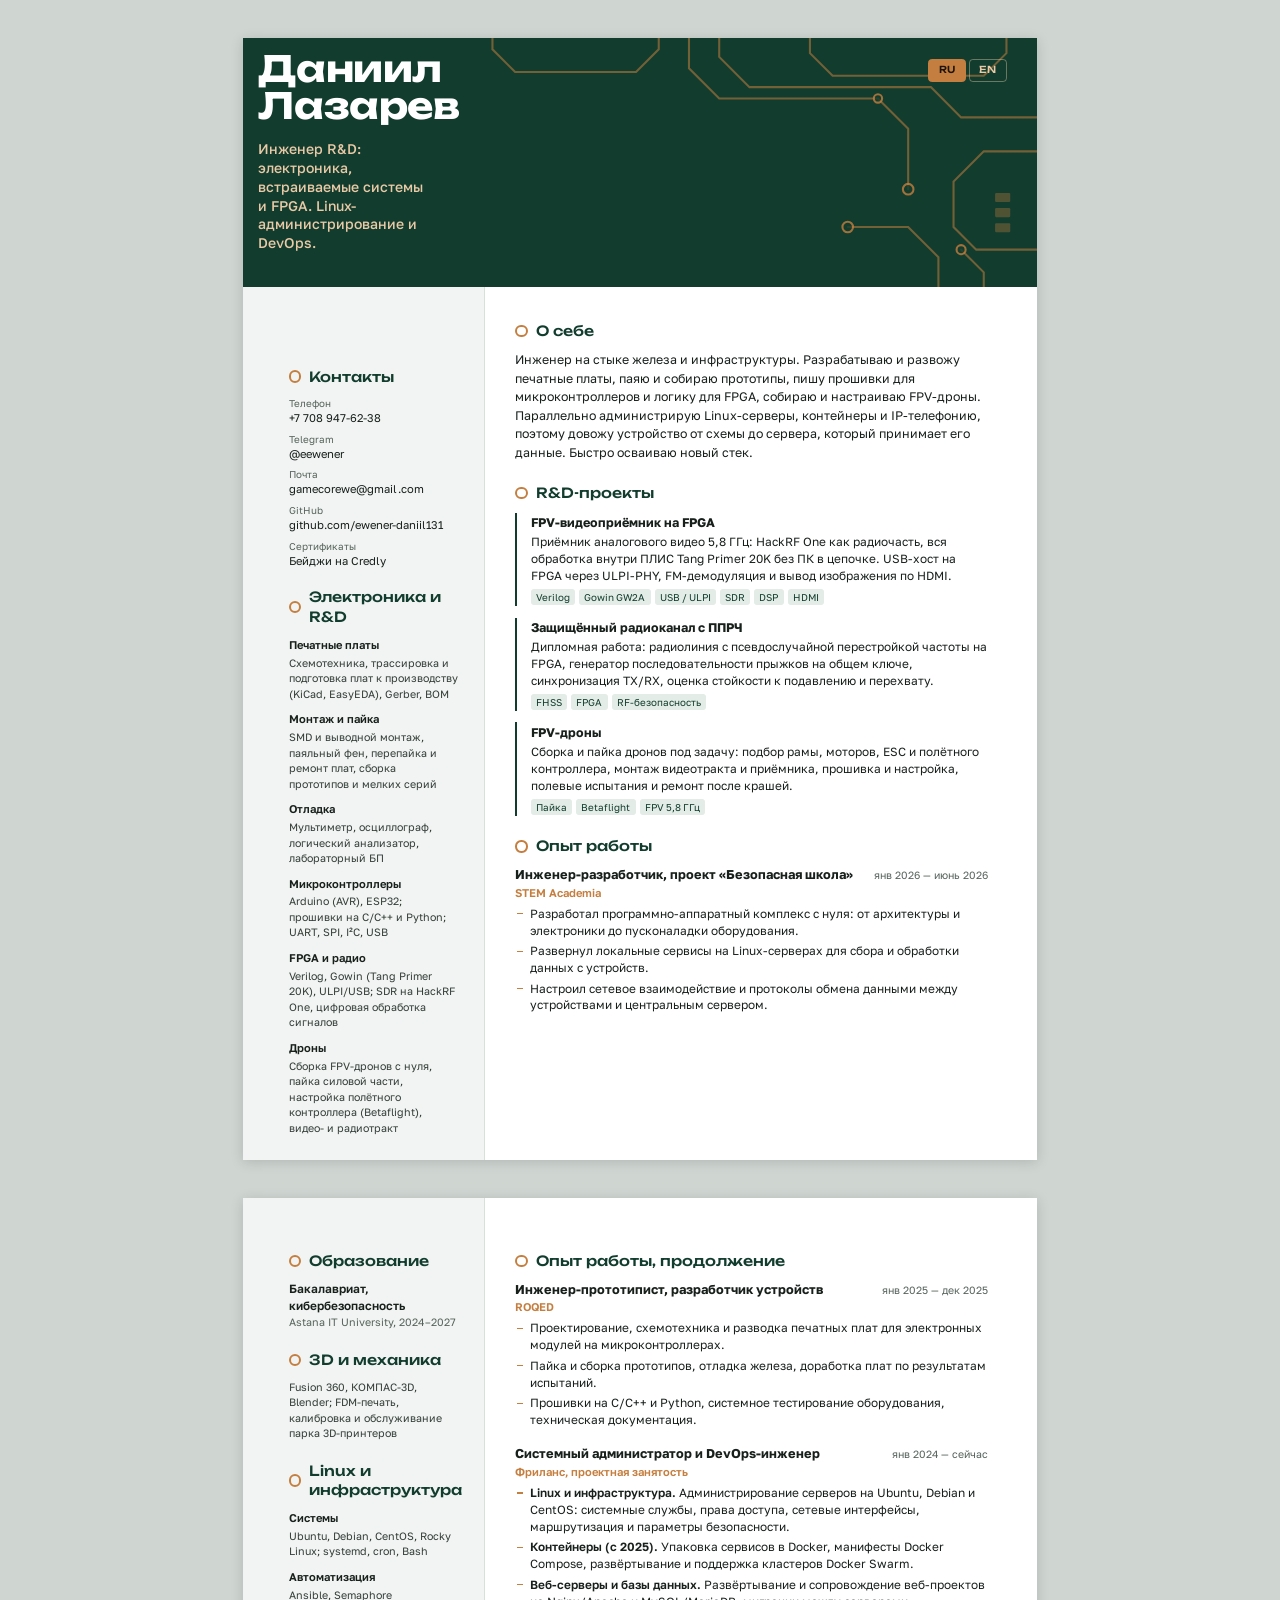
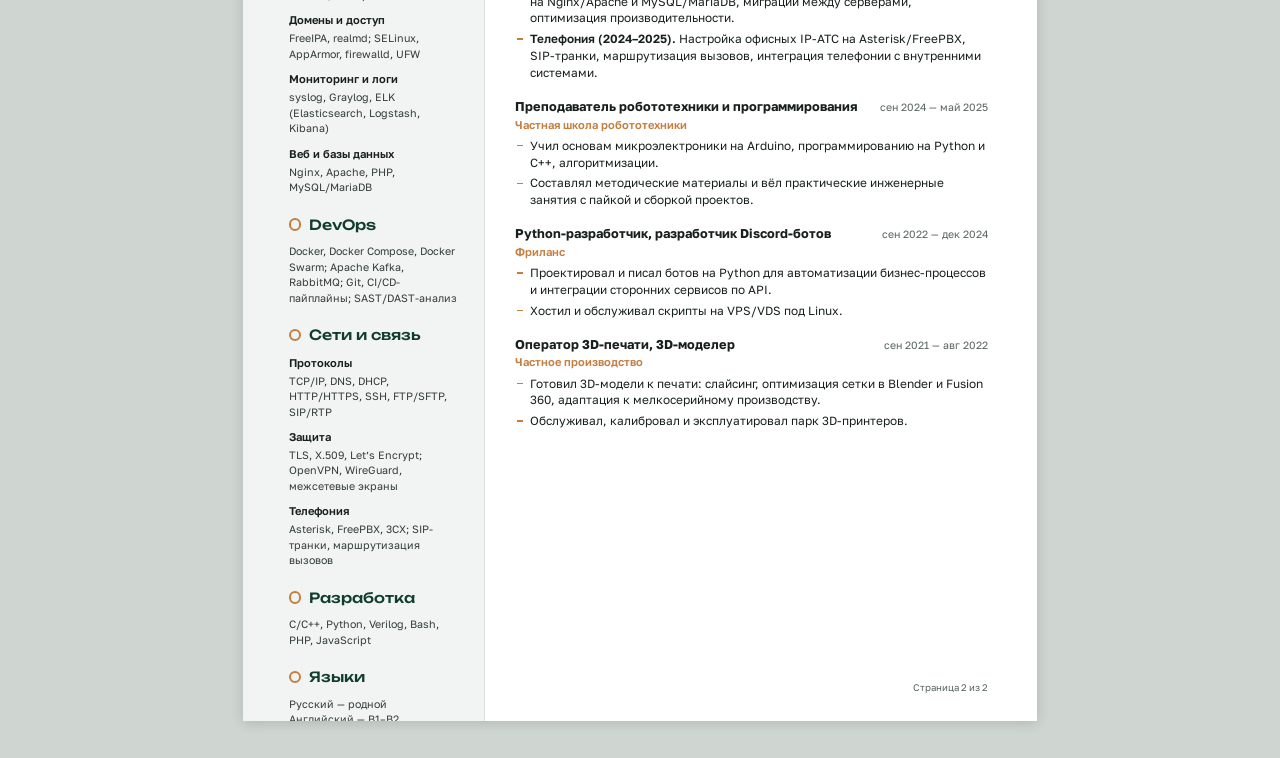
<file: index.html>
<!doctype html>
<html lang="ru">
<head>
<meta charset="utf-8">
<meta name="viewport" content="width=device-width, initial-scale=1">
<title>Даниил Лазарев — резюме</title>
<link rel="preconnect" href="https://fonts.googleapis.com">
<link rel="preconnect" href="https://fonts.gstatic.com" crossorigin>
<link href="https://fonts.googleapis.com/css2?family=Golos+Text:wght@400;500;600;700&family=Unbounded:wght@500;700&display=block" rel="stylesheet">
<link rel="stylesheet" href="cv.css">
</head>
<body>

<!-- ================= PAGE 1 ================= -->
<div class="page one">
  <header class="band">
    <svg class="traces" viewBox="0 0 210 66" preserveAspectRatio="none" aria-hidden="true">
      <g fill="none" stroke="#C47E3F" stroke-width=".55" stroke-linecap="round" opacity=".55">
        <path d="M118 0 V8 L126 16 H168 L176 24 V40"/>
        <path d="M126 0 V5 L134 13 H182 L190 21 H210"/>
        <path d="M150 0 V4 L156 10 H196 L202 4 V0"/>
        <path d="M210 30 H196 L188 38 V50 L194 56 H210"/>
        <path d="M184 66 V58 L176 50 H160"/>
        <path d="M196 66 V62 L190 56"/>
        <path d="M66 0 V3 L72 9 H104 L110 3 V0"/>
      </g>
      <g fill="#123D2E" stroke="#C47E3F" stroke-width=".55" opacity=".8">
        <circle cx="176" cy="40" r="1.4"/>
        <circle cx="160" cy="50" r="1.4"/>
        <circle cx="190" cy="56" r="1.2"/>
        <circle cx="168" cy="16" r="1.1"/>
      </g>
      <g fill="#C47E3F" opacity=".35">
        <rect x="199" y="41" width="4" height="2.4" rx=".3"/>
        <rect x="199" y="45" width="4" height="2.4" rx=".3"/>
        <rect x="199" y="49" width="4" height="2.4" rx=".3"/>
      </g>
    </svg>
    <nav class="langtoggle" aria-label="Язык">
      <a class="active" href="./" aria-current="page">RU</a>
      <a href="en/">EN</a>
    </nav>
    <div class="title">
      <h1 class="name">Даниил<br>Лазарев</h1>
      <p class="role">Инженер R&amp;D: электроника, встраиваемые системы и FPGA. Linux-администрирование и DevOps.</p>
    </div>
  </header>

  <aside class="side">
    <section>
      <h2>Контакты</h2>
      <ul class="contacts">
        <li><span>Телефон</span><a href="tel:+77089476238">+7 708 947-62-38</a></li>
        <li><span>Telegram</span><a href="https://t.me/eewener">@eewener</a></li>
        <li><span>Почта</span><a href="mailto:gamecorewe@gmail.com">gamecorewe@gmail.com</a></li>
        <li><span>GitHub</span><a href="https://github.com/ewener-daniil131">github.com/ewener-daniil131</a></li>
        <li><span>Сертификаты</span><a href="https://www.credly.com/users/daniil-lazarev.e6b39c5c">Бейджи на Credly</a></li>
      </ul>
    </section>

    <section class="sk">
      <h2>Электроника и R&amp;D</h2>
      <h3>Печатные платы</h3>
      <p>Схемотехника, трассировка и подготовка плат к производству (KiCad, EasyEDA), Gerber, BOM</p>
      <h3>Монтаж и пайка</h3>
      <p>SMD и выводной монтаж, паяльный фен, перепайка и ремонт плат, сборка прототипов и мелких серий</p>
      <h3>Отладка</h3>
      <p>Мультиметр, осциллограф, логический анализатор, лабораторный БП</p>
      <h3>Микроконтроллеры</h3>
      <p>Arduino (AVR), ESP32; прошивки на C/C++ и Python; UART, SPI, I²C, USB</p>
      <h3>FPGA и радио</h3>
      <p>Verilog, Gowin (Tang Primer 20K), ULPI/USB; SDR на HackRF One, цифровая обработка сигналов</p>
      <h3>Дроны</h3>
      <p>Сборка FPV-дронов с нуля, пайка силовой части, настройка полётного контроллера (Betaflight), видео- и радиотракт</p>
    </section>
  </aside>

  <main class="main">
    <section>
      <h2>О себе</h2>
      <p class="about">Инженер на стыке железа и инфраструктуры. Разрабатываю и развожу печатные платы, паяю и собираю прототипы, пишу прошивки для микроконтроллеров и логику для FPGA, собираю и настраиваю FPV-дроны. Параллельно администрирую Linux-серверы, контейнеры и IP-телефонию, поэтому довожу устройство от схемы до сервера, который принимает его данные. Быстро осваиваю новый стек.</p>
    </section>

    <section>
      <h2>R&amp;D-проекты</h2>
      <div class="rnd">
        <div class="proj">
          <h3>FPV-видеоприёмник на FPGA</h3>
          <p>Приёмник аналогового видео 5,8 ГГц: HackRF One как радиочасть, вся обработка внутри ПЛИС Tang Primer 20K без ПК в цепочке. USB-хост на FPGA через ULPI-PHY, FM-демодуляция и вывод изображения по HDMI.</p>
          <div class="tags"><i>Verilog</i><i>Gowin GW2A</i><i>USB / ULPI</i><i>SDR</i><i>DSP</i><i>HDMI</i></div>
        </div>
        <div class="proj">
          <h3>Защищённый радиоканал с ППРЧ</h3>
          <p>Дипломная работа: радиолиния с псевдослучайной перестройкой частоты на FPGA, генератор последовательности прыжков на общем ключе, синхронизация TX/RX, оценка стойкости к подавлению и перехвату.</p>
          <div class="tags"><i>FHSS</i><i>FPGA</i><i>RF-безопасность</i></div>
        </div>
        <div class="proj">
          <h3>FPV-дроны</h3>
          <p>Сборка и пайка дронов под задачу: подбор рамы, моторов, ESC и полётного контроллера, монтаж видеотракта и приёмника, прошивка и настройка, полевые испытания и ремонт после крашей.</p>
          <div class="tags"><i>Пайка</i><i>Betaflight</i><i>FPV 5,8 ГГц</i></div>
        </div>
      </div>
    </section>

    <section>
      <h2>Опыт работы</h2>
      <div class="job">
        <div class="job-head"><h3>Инженер-разработчик, проект «Безопасная школа»</h3><span class="when">янв 2026 — июнь 2026</span></div>
        <div class="org">STEM Academia</div>
        <ul>
          <li>Разработал программно-аппаратный комплекс с нуля: от архитектуры и электроники до пусконаладки оборудования.</li>
          <li>Развернул локальные сервисы на Linux-серверах для сбора и обработки данных с устройств.</li>
          <li>Настроил сетевое взаимодействие и протоколы обмена данными между устройствами и центральным сервером.</li>
        </ul>
      </div>
    </section>
  </main>
</div>

<!-- ================= PAGE 2 ================= -->
<div class="page two">
  <aside class="side">
    <section class="edu">
      <h2>Образование</h2>
      <b>Бакалавриат, кибербезопасность</b>
      <span>Astana IT University, 2024–2027</span>
    </section>

    <section class="sk">
      <h2>3D и механика</h2>
      <p>Fusion 360, КОМПАС-3D, Blender; FDM-печать, калибровка и обслуживание парка 3D-принтеров</p>
    </section>

    <section class="sk">
      <h2>Linux и инфраструктура</h2>
      <h3>Системы</h3>
      <p>Ubuntu, Debian, CentOS, Rocky Linux; systemd, cron, Bash</p>
      <h3>Автоматизация</h3>
      <p>Ansible, Semaphore</p>
      <h3>Домены и доступ</h3>
      <p>FreeIPA, realmd; SELinux, AppArmor, firewalld, UFW</p>
      <h3>Мониторинг и логи</h3>
      <p>syslog, Graylog, ELK (Elasticsearch, Logstash, Kibana)</p>
      <h3>Веб и базы данных</h3>
      <p>Nginx, Apache, PHP, MySQL/MariaDB</p>
    </section>

    <section class="sk">
      <h2>DevOps</h2>
      <p>Docker, Docker Compose, Docker Swarm; Apache Kafka, RabbitMQ; Git, CI/CD-пайплайны; SAST/DAST-анализ</p>
    </section>

    <section class="sk">
      <h2>Сети и связь</h2>
      <h3>Протоколы</h3>
      <p>TCP/IP, DNS, DHCP, HTTP/HTTPS, SSH, FTP/SFTP, SIP/RTP</p>
      <h3>Защита</h3>
      <p>TLS, X.509, Let’s Encrypt; OpenVPN, WireGuard, межсетевые экраны</p>
      <h3>Телефония</h3>
      <p>Asterisk, FreePBX, 3CX; SIP-транки, маршрутизация вызовов</p>
    </section>

    <section class="sk">
      <h2>Разработка</h2>
      <p>C/C++, Python, Verilog, Bash, PHP, JavaScript</p>
    </section>

    <section class="sk">
      <h2>Языки</h2>
      <p>Русский — родной<br>Английский — B1–B2</p>
    </section>
  </aside>

  <main class="main">
    <section>
      <h2>Опыт работы, продолжение</h2>
      <div class="job">
        <div class="job-head"><h3>Инженер-прототипист, разработчик устройств</h3><span class="when">янв 2025 — дек 2025</span></div>
        <div class="org">ROQED</div>
        <ul>
          <li>Проектирование, схемотехника и разводка печатных плат для электронных модулей на микроконтроллерах.</li>
          <li>Пайка и сборка прототипов, отладка железа, доработка плат по результатам испытаний.</li>
          <li>Прошивки на C/C++ и Python, системное тестирование оборудования, техническая документация.</li>
        </ul>
      </div>
      <div class="job">
        <div class="job-head"><h3>Системный администратор и DevOps-инженер</h3><span class="when">янв 2024 — сейчас</span></div>
        <div class="org">Фриланс, проектная занятость</div>
        <ul>
          <li><b>Linux и инфраструктура.</b> Администрирование серверов на Ubuntu, Debian и CentOS: системные службы, права доступа, сетевые интерфейсы, маршрутизация и параметры безопасности.</li>
          <li><b>Контейнеры (с 2025).</b> Упаковка сервисов в Docker, манифесты Docker Compose, развёртывание и поддержка кластеров Docker Swarm.</li>
          <li><b>Веб-серверы и базы данных.</b> Развёртывание и сопровождение веб-проектов на Nginx/Apache и MySQL/MariaDB, миграции между серверами, оптимизация производительности.</li>
          <li><b>Телефония (2024–2025).</b> Настройка офисных IP-АТС на Asterisk/FreePBX, SIP-транки, маршрутизация вызовов, интеграция телефонии с внутренними системами.</li>
        </ul>
      </div>
      <div class="job">
        <div class="job-head"><h3>Преподаватель робототехники и программирования</h3><span class="when">сен 2024 — май 2025</span></div>
        <div class="org">Частная школа робототехники</div>
        <ul>
          <li>Учил основам микроэлектроники на Arduino, программированию на Python и C++, алгоритмизации.</li>
          <li>Составлял методические материалы и вёл практические инженерные занятия с пайкой и сборкой проектов.</li>
        </ul>
      </div>
      <div class="job">
        <div class="job-head"><h3>Python-разработчик, разработчик Discord-ботов</h3><span class="when">сен 2022 — дек 2024</span></div>
        <div class="org">Фриланс</div>
        <ul>
          <li>Проектировал и писал ботов на Python для автоматизации бизнес-процессов и интеграции сторонних сервисов по API.</li>
          <li>Хостил и обслуживал скрипты на VPS/VDS под Linux.</li>
        </ul>
      </div>
      <div class="job">
        <div class="job-head"><h3>Оператор 3D-печати, 3D-моделер</h3><span class="when">сен 2021 — авг 2022</span></div>
        <div class="org">Частное производство</div>
        <ul>
          <li>Готовил 3D-модели к печати: слайсинг, оптимизация сетки в Blender и Fusion 360, адаптация к мелкосерийному производству.</li>
          <li>Обслуживал, калибровал и эксплуатировал парк 3D-принтеров.</li>
        </ul>
      </div>
    </section>
  </main>
  <div class="foot">Страница 2 из 2</div>
</div>

</body>
</html>
</file>
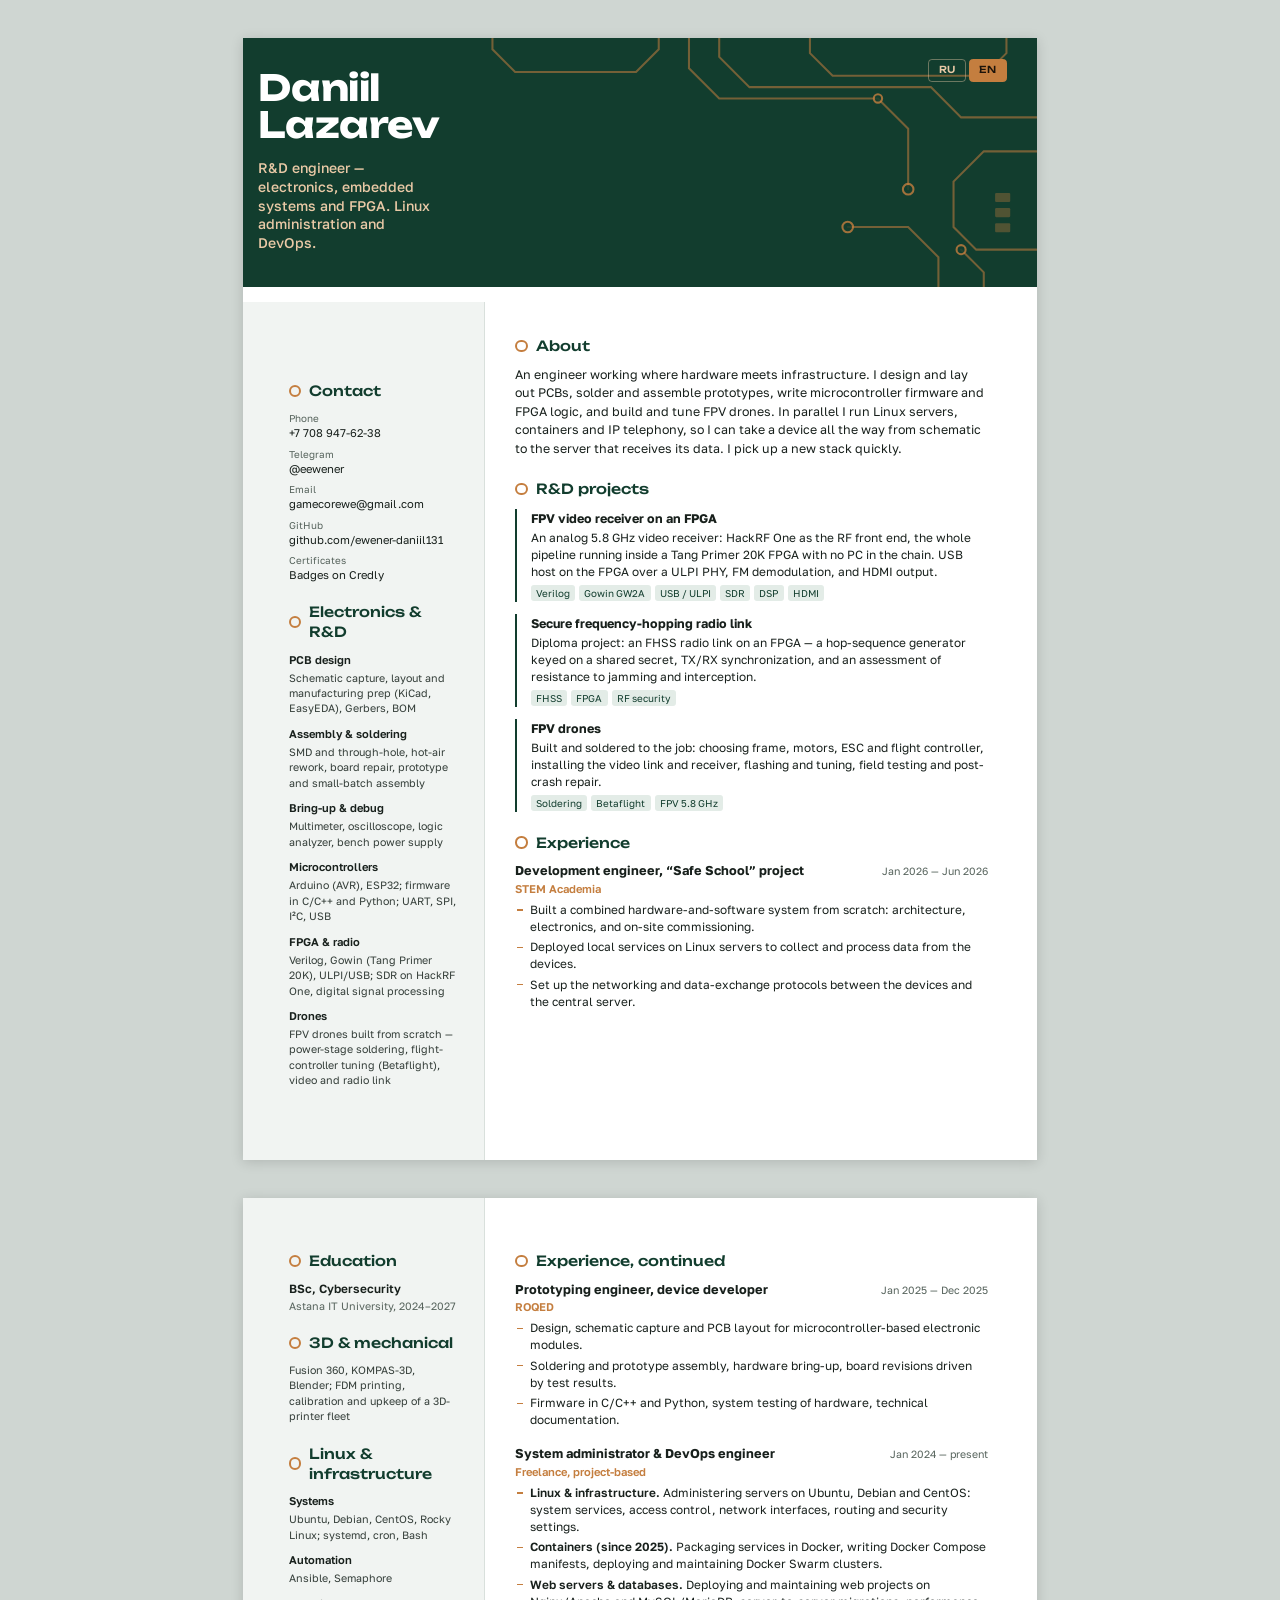
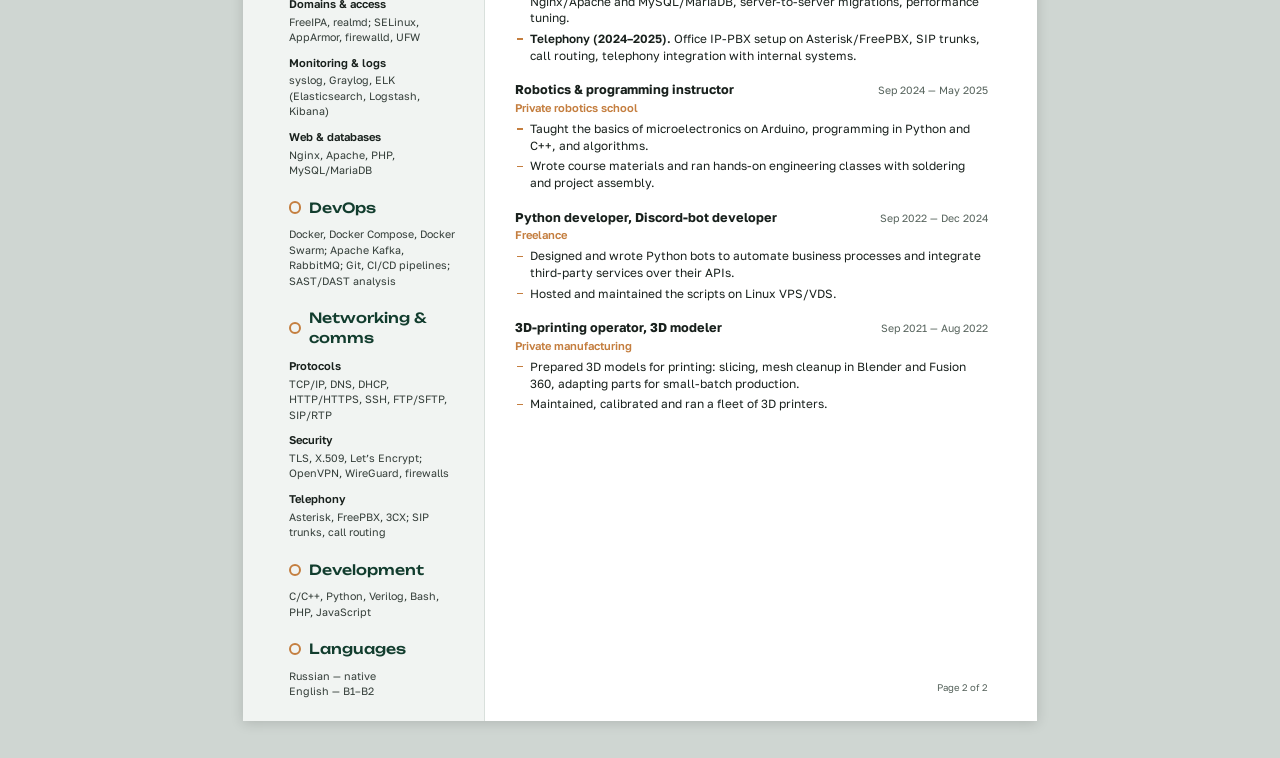
<file: en/index.html>
<!doctype html>
<html lang="en">
<head>
<meta charset="utf-8">
<meta name="viewport" content="width=device-width, initial-scale=1">
<title>Daniil Lazarev — Resume</title>
<link rel="preconnect" href="https://fonts.googleapis.com">
<link rel="preconnect" href="https://fonts.gstatic.com" crossorigin>
<link href="https://fonts.googleapis.com/css2?family=Golos+Text:wght@400;500;600;700&family=Unbounded:wght@500;700&display=block" rel="stylesheet">
<link rel="stylesheet" href="../cv.css">
</head>
<body>

<!-- ================= PAGE 1 ================= -->
<div class="page one">
  <header class="band">
    <svg class="traces" viewBox="0 0 210 66" preserveAspectRatio="none" aria-hidden="true">
      <g fill="none" stroke="#C47E3F" stroke-width=".55" stroke-linecap="round" opacity=".55">
        <path d="M118 0 V8 L126 16 H168 L176 24 V40"/>
        <path d="M126 0 V5 L134 13 H182 L190 21 H210"/>
        <path d="M150 0 V4 L156 10 H196 L202 4 V0"/>
        <path d="M210 30 H196 L188 38 V50 L194 56 H210"/>
        <path d="M184 66 V58 L176 50 H160"/>
        <path d="M196 66 V62 L190 56"/>
        <path d="M66 0 V3 L72 9 H104 L110 3 V0"/>
      </g>
      <g fill="#123D2E" stroke="#C47E3F" stroke-width=".55" opacity=".8">
        <circle cx="176" cy="40" r="1.4"/>
        <circle cx="160" cy="50" r="1.4"/>
        <circle cx="190" cy="56" r="1.2"/>
        <circle cx="168" cy="16" r="1.1"/>
      </g>
      <g fill="#C47E3F" opacity=".35">
        <rect x="199" y="41" width="4" height="2.4" rx=".3"/>
        <rect x="199" y="45" width="4" height="2.4" rx=".3"/>
        <rect x="199" y="49" width="4" height="2.4" rx=".3"/>
      </g>
    </svg>
    <nav class="langtoggle" aria-label="Language">
      <a href="../">RU</a>
      <a class="active" href="./" aria-current="page">EN</a>
    </nav>
    <div class="title">
      <h1 class="name">Daniil<br>Lazarev</h1>
      <p class="role">R&amp;D engineer — electronics, embedded systems and FPGA. Linux administration and DevOps.</p>
    </div>
  </header>

  <aside class="side">
    <section>
      <h2>Contact</h2>
      <ul class="contacts">
        <li><span>Phone</span><a href="tel:+77089476238">+7 708 947-62-38</a></li>
        <li><span>Telegram</span><a href="https://t.me/eewener">@eewener</a></li>
        <li><span>Email</span><a href="mailto:gamecorewe@gmail.com">gamecorewe@gmail.com</a></li>
        <li><span>GitHub</span><a href="https://github.com/ewener-daniil131">github.com/ewener-daniil131</a></li>
        <li><span>Certificates</span><a href="https://www.credly.com/users/daniil-lazarev.e6b39c5c">Badges on Credly</a></li>
      </ul>
    </section>

    <section class="sk">
      <h2>Electronics &amp; R&amp;D</h2>
      <h3>PCB design</h3>
      <p>Schematic capture, layout and manufacturing prep (KiCad, EasyEDA), Gerbers, BOM</p>
      <h3>Assembly &amp; soldering</h3>
      <p>SMD and through-hole, hot-air rework, board repair, prototype and small-batch assembly</p>
      <h3>Bring-up &amp; debug</h3>
      <p>Multimeter, oscilloscope, logic analyzer, bench power supply</p>
      <h3>Microcontrollers</h3>
      <p>Arduino (AVR), ESP32; firmware in C/C++ and Python; UART, SPI, I²C, USB</p>
      <h3>FPGA &amp; radio</h3>
      <p>Verilog, Gowin (Tang Primer 20K), ULPI/USB; SDR on HackRF One, digital signal processing</p>
      <h3>Drones</h3>
      <p>FPV drones built from scratch — power-stage soldering, flight-controller tuning (Betaflight), video and radio link</p>
    </section>
  </aside>

  <main class="main">
    <section>
      <h2>About</h2>
      <p class="about">An engineer working where hardware meets infrastructure. I design and lay out PCBs, solder and assemble prototypes, write microcontroller firmware and FPGA logic, and build and tune FPV drones. In parallel I run Linux servers, containers and IP telephony, so I can take a device all the way from schematic to the server that receives its data. I pick up a new stack quickly.</p>
    </section>

    <section>
      <h2>R&amp;D projects</h2>
      <div class="rnd">
        <div class="proj">
          <h3>FPV video receiver on an FPGA</h3>
          <p>An analog 5.8 GHz video receiver: HackRF One as the RF front end, the whole pipeline running inside a Tang Primer 20K FPGA with no PC in the chain. USB host on the FPGA over a ULPI PHY, FM demodulation, and HDMI output.</p>
          <div class="tags"><i>Verilog</i><i>Gowin GW2A</i><i>USB / ULPI</i><i>SDR</i><i>DSP</i><i>HDMI</i></div>
        </div>
        <div class="proj">
          <h3>Secure frequency-hopping radio link</h3>
          <p>Diploma project: an FHSS radio link on an FPGA — a hop-sequence generator keyed on a shared secret, TX/RX synchronization, and an assessment of resistance to jamming and interception.</p>
          <div class="tags"><i>FHSS</i><i>FPGA</i><i>RF security</i></div>
        </div>
        <div class="proj">
          <h3>FPV drones</h3>
          <p>Built and soldered to the job: choosing frame, motors, ESC and flight controller, installing the video link and receiver, flashing and tuning, field testing and post-crash repair.</p>
          <div class="tags"><i>Soldering</i><i>Betaflight</i><i>FPV 5.8 GHz</i></div>
        </div>
      </div>
    </section>

    <section>
      <h2>Experience</h2>
      <div class="job">
        <div class="job-head"><h3>Development engineer, “Safe School” project</h3><span class="when">Jan 2026 — Jun 2026</span></div>
        <div class="org">STEM Academia</div>
        <ul>
          <li>Built a combined hardware-and-software system from scratch: architecture, electronics, and on-site commissioning.</li>
          <li>Deployed local services on Linux servers to collect and process data from the devices.</li>
          <li>Set up the networking and data-exchange protocols between the devices and the central server.</li>
        </ul>
      </div>
    </section>
  </main>
</div>

<!-- ================= PAGE 2 ================= -->
<div class="page two">
  <aside class="side">
    <section class="edu">
      <h2>Education</h2>
      <b>BSc, Cybersecurity</b>
      <span>Astana IT University, 2024–2027</span>
    </section>

    <section class="sk">
      <h2>3D &amp; mechanical</h2>
      <p>Fusion 360, KOMPAS-3D, Blender; FDM printing, calibration and upkeep of a 3D-printer fleet</p>
    </section>

    <section class="sk">
      <h2>Linux &amp; infrastructure</h2>
      <h3>Systems</h3>
      <p>Ubuntu, Debian, CentOS, Rocky Linux; systemd, cron, Bash</p>
      <h3>Automation</h3>
      <p>Ansible, Semaphore</p>
      <h3>Domains &amp; access</h3>
      <p>FreeIPA, realmd; SELinux, AppArmor, firewalld, UFW</p>
      <h3>Monitoring &amp; logs</h3>
      <p>syslog, Graylog, ELK (Elasticsearch, Logstash, Kibana)</p>
      <h3>Web &amp; databases</h3>
      <p>Nginx, Apache, PHP, MySQL/MariaDB</p>
    </section>

    <section class="sk">
      <h2>DevOps</h2>
      <p>Docker, Docker Compose, Docker Swarm; Apache Kafka, RabbitMQ; Git, CI/CD pipelines; SAST/DAST analysis</p>
    </section>

    <section class="sk">
      <h2>Networking &amp; comms</h2>
      <h3>Protocols</h3>
      <p>TCP/IP, DNS, DHCP, HTTP/HTTPS, SSH, FTP/SFTP, SIP/RTP</p>
      <h3>Security</h3>
      <p>TLS, X.509, Let’s Encrypt; OpenVPN, WireGuard, firewalls</p>
      <h3>Telephony</h3>
      <p>Asterisk, FreePBX, 3CX; SIP trunks, call routing</p>
    </section>

    <section class="sk">
      <h2>Development</h2>
      <p>C/C++, Python, Verilog, Bash, PHP, JavaScript</p>
    </section>

    <section class="sk">
      <h2>Languages</h2>
      <p>Russian — native<br>English — B1–B2</p>
    </section>
  </aside>

  <main class="main">
    <section>
      <h2>Experience, continued</h2>
      <div class="job">
        <div class="job-head"><h3>Prototyping engineer, device developer</h3><span class="when">Jan 2025 — Dec 2025</span></div>
        <div class="org">ROQED</div>
        <ul>
          <li>Design, schematic capture and PCB layout for microcontroller-based electronic modules.</li>
          <li>Soldering and prototype assembly, hardware bring-up, board revisions driven by test results.</li>
          <li>Firmware in C/C++ and Python, system testing of hardware, technical documentation.</li>
        </ul>
      </div>
      <div class="job">
        <div class="job-head"><h3>System administrator &amp; DevOps engineer</h3><span class="when">Jan 2024 — present</span></div>
        <div class="org">Freelance, project-based</div>
        <ul>
          <li><b>Linux &amp; infrastructure.</b> Administering servers on Ubuntu, Debian and CentOS: system services, access control, network interfaces, routing and security settings.</li>
          <li><b>Containers (since 2025).</b> Packaging services in Docker, writing Docker Compose manifests, deploying and maintaining Docker Swarm clusters.</li>
          <li><b>Web servers &amp; databases.</b> Deploying and maintaining web projects on Nginx/Apache and MySQL/MariaDB, server-to-server migrations, performance tuning.</li>
          <li><b>Telephony (2024–2025).</b> Office IP-PBX setup on Asterisk/FreePBX, SIP trunks, call routing, telephony integration with internal systems.</li>
        </ul>
      </div>
      <div class="job">
        <div class="job-head"><h3>Robotics &amp; programming instructor</h3><span class="when">Sep 2024 — May 2025</span></div>
        <div class="org">Private robotics school</div>
        <ul>
          <li>Taught the basics of microelectronics on Arduino, programming in Python and C++, and algorithms.</li>
          <li>Wrote course materials and ran hands-on engineering classes with soldering and project assembly.</li>
        </ul>
      </div>
      <div class="job">
        <div class="job-head"><h3>Python developer, Discord-bot developer</h3><span class="when">Sep 2022 — Dec 2024</span></div>
        <div class="org">Freelance</div>
        <ul>
          <li>Designed and wrote Python bots to automate business processes and integrate third-party services over their APIs.</li>
          <li>Hosted and maintained the scripts on Linux VPS/VDS.</li>
        </ul>
      </div>
      <div class="job">
        <div class="job-head"><h3>3D-printing operator, 3D modeler</h3><span class="when">Sep 2021 — Aug 2022</span></div>
        <div class="org">Private manufacturing</div>
        <ul>
          <li>Prepared 3D models for printing: slicing, mesh cleanup in Blender and Fusion 360, adapting parts for small-batch production.</li>
          <li>Maintained, calibrated and ran a fleet of 3D printers.</li>
        </ul>
      </div>
    </section>
  </main>
  <div class="foot">Page 2 of 2</div>
</div>

</body>
</html>
</file>
<file: cv.css>
:root{
  --mask:#123D2E;      /* soldermask green */
  --mask-2:#1B5240;
  --copper:#C47E3F;
  --copper-soft:#E9C9A6;
  --paper:#FFFFFF;
  --silk:#F1F4F2;
  --ink:#18201C;
  --muted:#56635C;
  --rule:#D9E0DC;
}
@page{size:A4;margin:0}
*{box-sizing:border-box;margin:0;padding:0}
html,body{background:#cfd6d2}
body{font-family:"Golos Text","Noto Sans",sans-serif;color:var(--ink);font-size:8.9pt;line-height:1.42;-webkit-print-color-adjust:exact;print-color-adjust:exact}
a{color:inherit;text-decoration:none}
a:focus-visible{outline:.4mm solid var(--copper);outline-offset:.6mm;border-radius:.6mm}
.page{width:210mm;height:297mm;background:var(--paper);margin:0 auto;position:relative;overflow:hidden;display:grid;grid-template-columns:64mm 1fr}
@media screen{.page{margin:10mm auto;box-shadow:0 2px 12px rgba(0,0,0,.15)}}

/* ---------- header band (page 1) ---------- */
.band{grid-column:1/-1;height:66mm;background:var(--mask);position:relative;color:#fff;display:grid;grid-template-columns:64mm 1fr;align-items:end}
.band svg.traces{position:absolute;inset:0;width:100%;height:100%}
.title{position:relative;padding:0 14mm 9mm 4mm;z-index:2}
.name{font-family:"Unbounded",sans-serif;font-weight:700;font-size:27pt;line-height:1.02;letter-spacing:-.01em}
.role{margin-top:4mm;font-size:10.5pt;font-weight:500;color:var(--copper-soft);max-width:110mm;line-height:1.35}

/* language toggle (screen only) */
.langtoggle{position:absolute;top:5.5mm;right:8mm;z-index:3;display:flex;gap:.6mm;font-family:"Unbounded",sans-serif;font-size:7.2pt;font-weight:500}
.langtoggle a{padding:1mm 2.6mm;border-radius:1mm;color:var(--copper-soft);border:.3mm solid rgba(233,201,166,.42);letter-spacing:.02em}
.langtoggle a.active{background:var(--copper);color:#1c130a;border-color:var(--copper)}
@media print{.langtoggle{display:none}}

/* ---------- columns ---------- */
.side{background:var(--silk);padding:21mm 7mm 10mm 12mm;border-right:.3mm solid var(--rule)}
.page.two .side{padding-top:14mm}
.main{padding:9mm 13mm 10mm 8mm}
.page.two .main{padding-top:14mm}

h2{font-family:"Unbounded",sans-serif;font-weight:500;font-size:10.5pt;color:var(--mask);margin:0 0 2.6mm;display:flex;align-items:center;gap:2.2mm}
h2::before{content:"";width:2.2mm;height:2.2mm;border-radius:50%;border:.55mm solid var(--copper);flex:none}
section{margin-bottom:5.4mm}
.side section{margin-bottom:5mm}

/* contacts */
.contacts{list-style:none;display:grid;gap:1.5mm;font-size:8.4pt}
.contacts li span{display:block;color:var(--muted);font-size:7.4pt}
.contacts a{overflow-wrap:anywhere}

/* skill groups in sidebar */
.sk h3{font-size:8.4pt;font-weight:600;margin:2.4mm 0 .8mm;color:var(--ink)}
.sk p{font-size:8pt;color:#333d38;line-height:1.45}
.edu b{display:block;font-weight:600}
.edu span{color:var(--muted);font-size:8pt}

/* main */
.about{font-size:9.3pt;line-height:1.5;max-width:125mm}
.job{margin-bottom:4.4mm;break-inside:avoid}
.job-head{display:flex;justify-content:space-between;gap:4mm;align-items:baseline}
.job h3{font-size:9.6pt;font-weight:700;line-height:1.3}
.when{font-size:7.9pt;color:var(--muted);white-space:nowrap}
.org{font-size:8.4pt;color:var(--copper);font-weight:600;margin:.4mm 0 1.4mm}
.job ul{list-style:none;display:grid;gap:1mm}
.job li{position:relative;padding-left:4mm}
.job li::before{content:"";position:absolute;left:.4mm;top:.62em;width:1.6mm;height:.35mm;background:var(--copper)}
.job li b{font-weight:600}

/* R&D projects: the one rich block */
.rnd{display:grid;gap:3mm}
.proj{border-left:.6mm solid var(--mask);padding:.4mm 0 .4mm 3.6mm}
.proj h3{font-size:9.4pt;font-weight:700}
.proj p{margin-top:.6mm}
.tags{margin-top:1.2mm;display:flex;flex-wrap:wrap;gap:1mm}
.tags i{font-style:normal;font-size:7.4pt;color:var(--mask);background:#E3ECE7;border-radius:.8mm;padding:.2mm 1.4mm}

.foot{position:absolute;right:13mm;bottom:7mm;font-size:7.2pt;color:var(--muted)}
</file>
